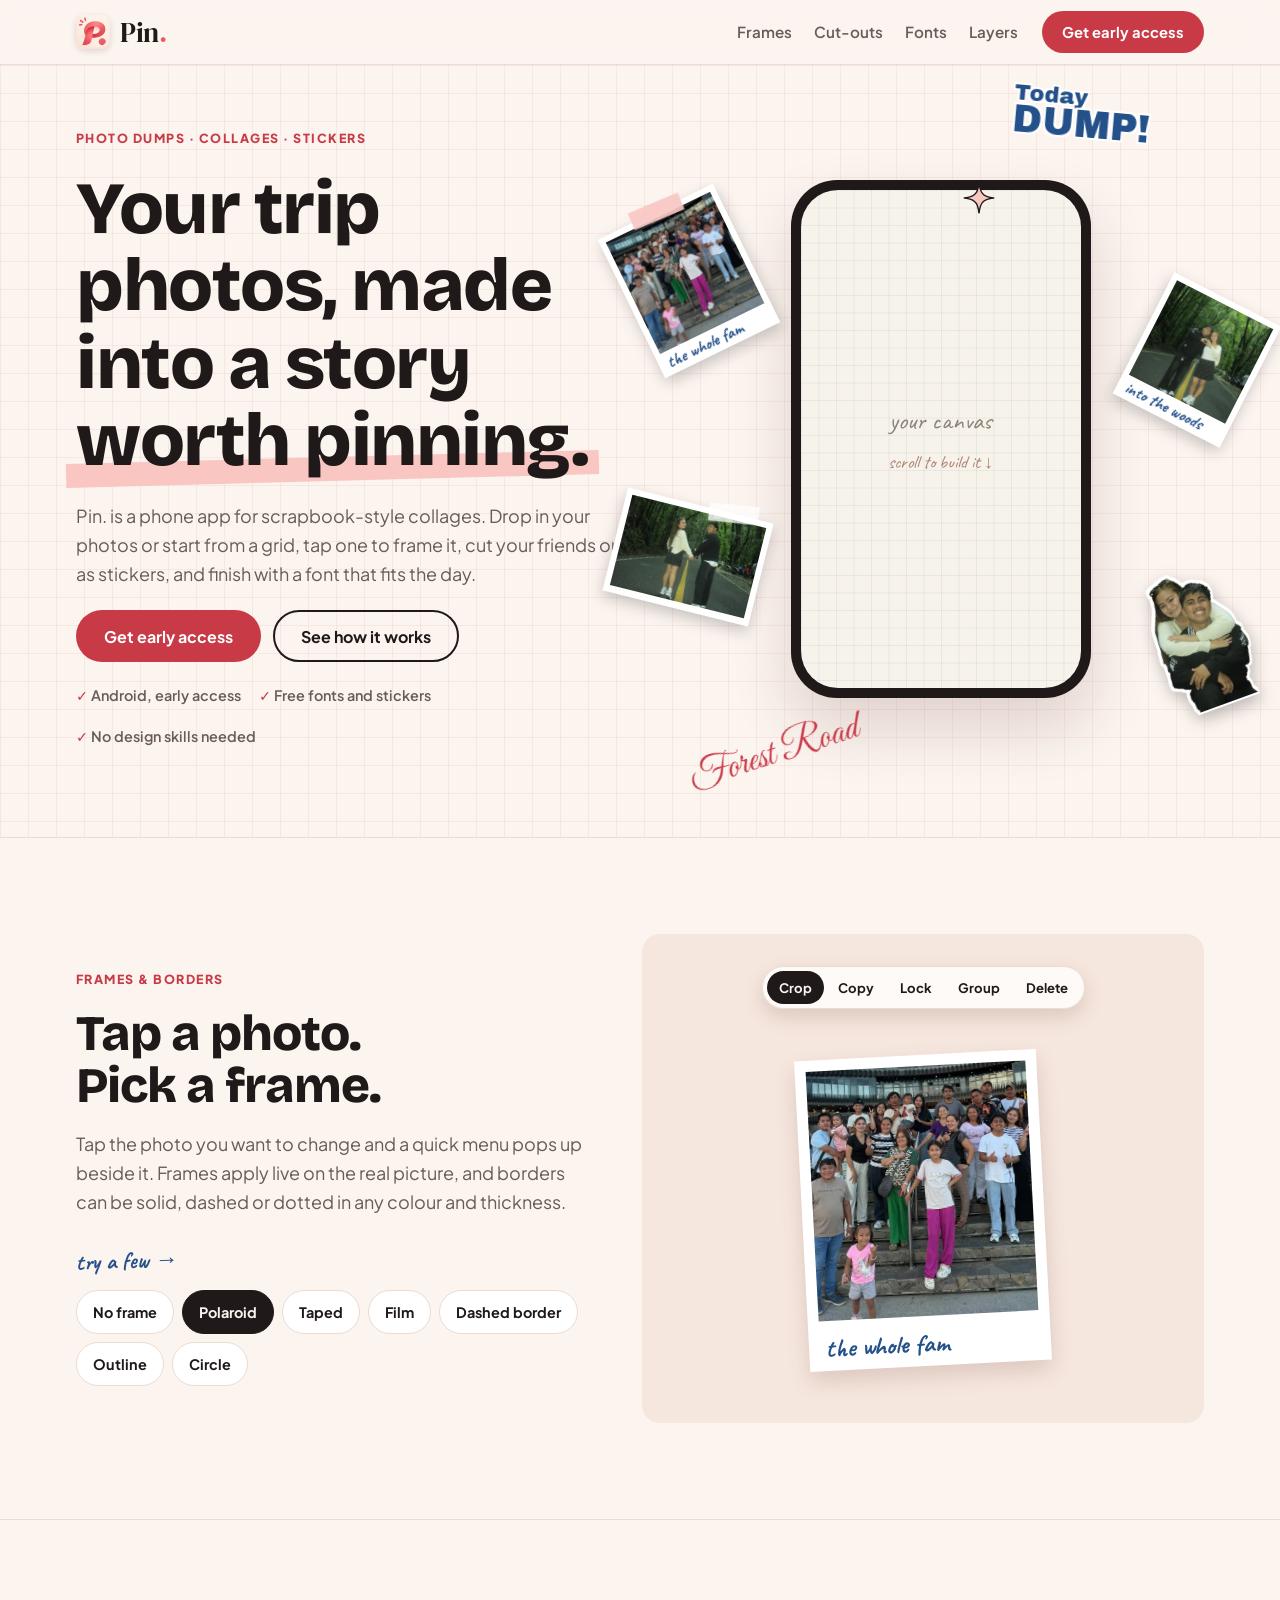
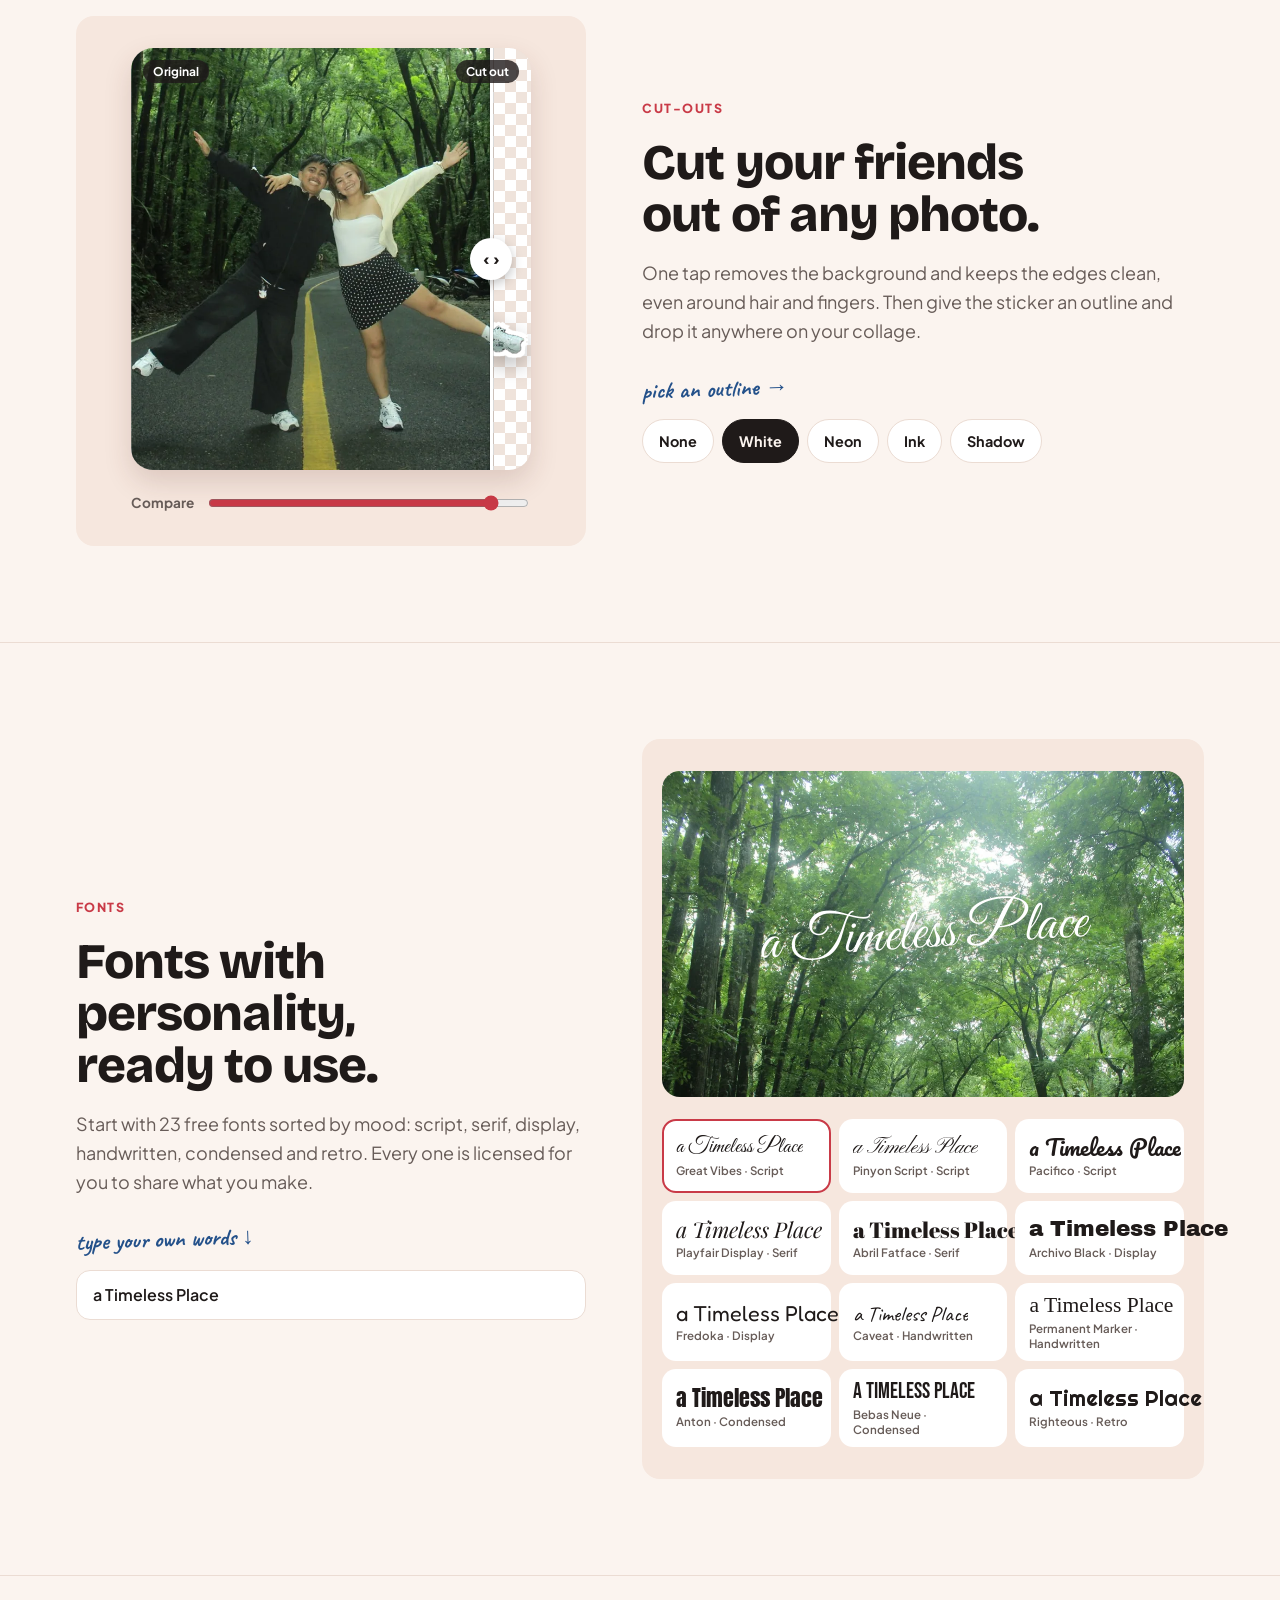
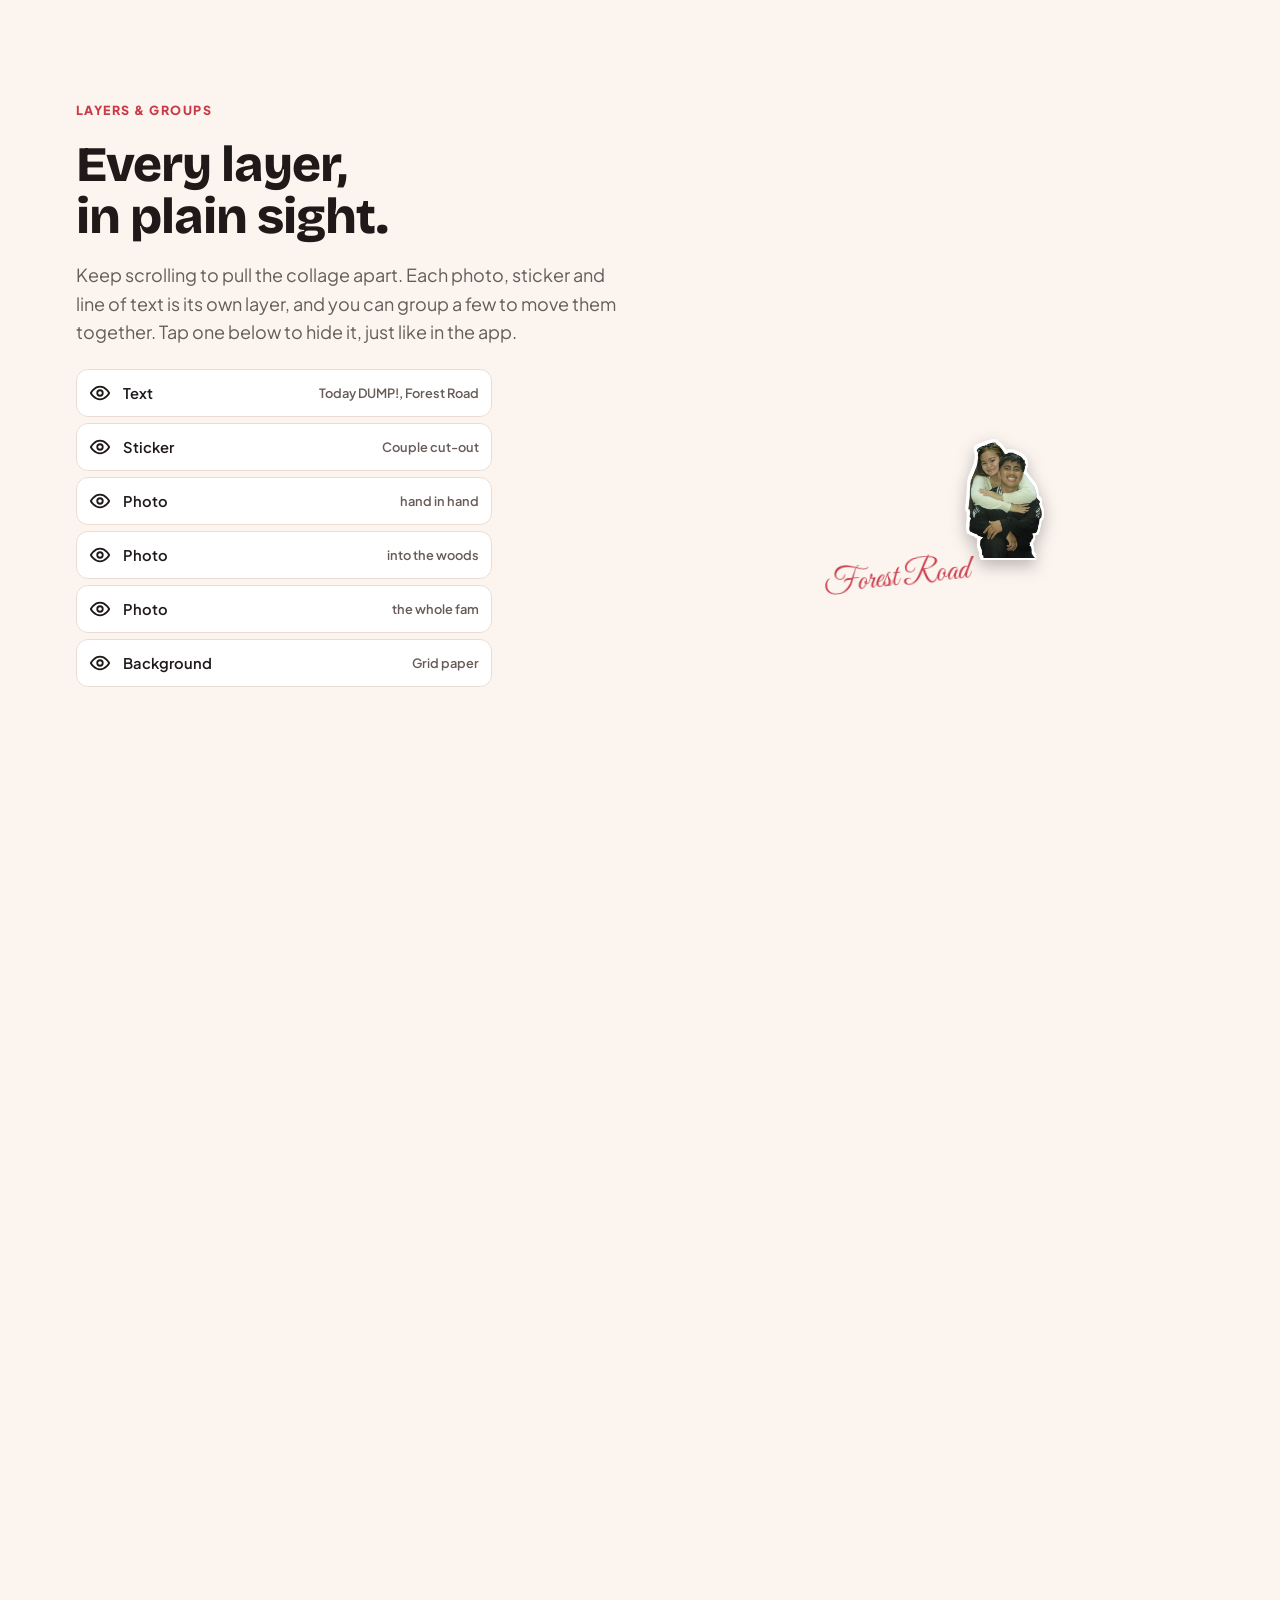
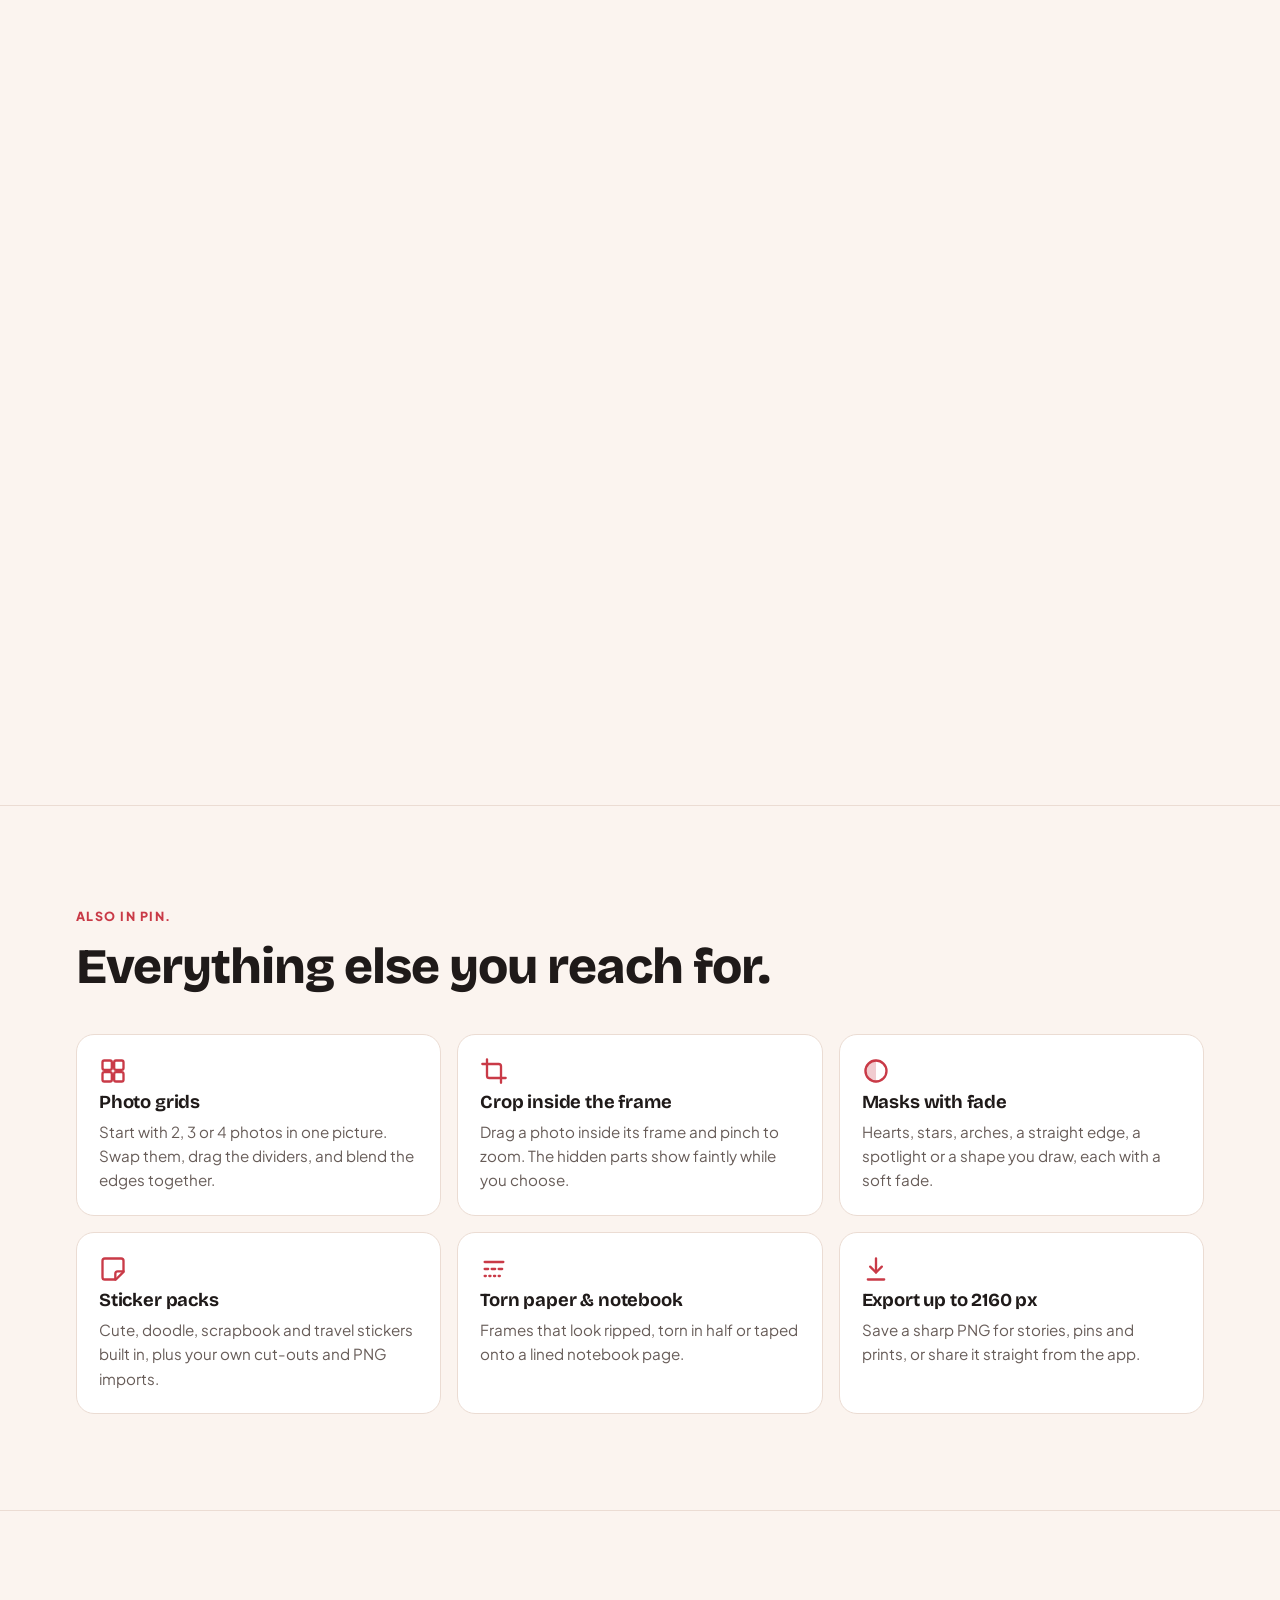
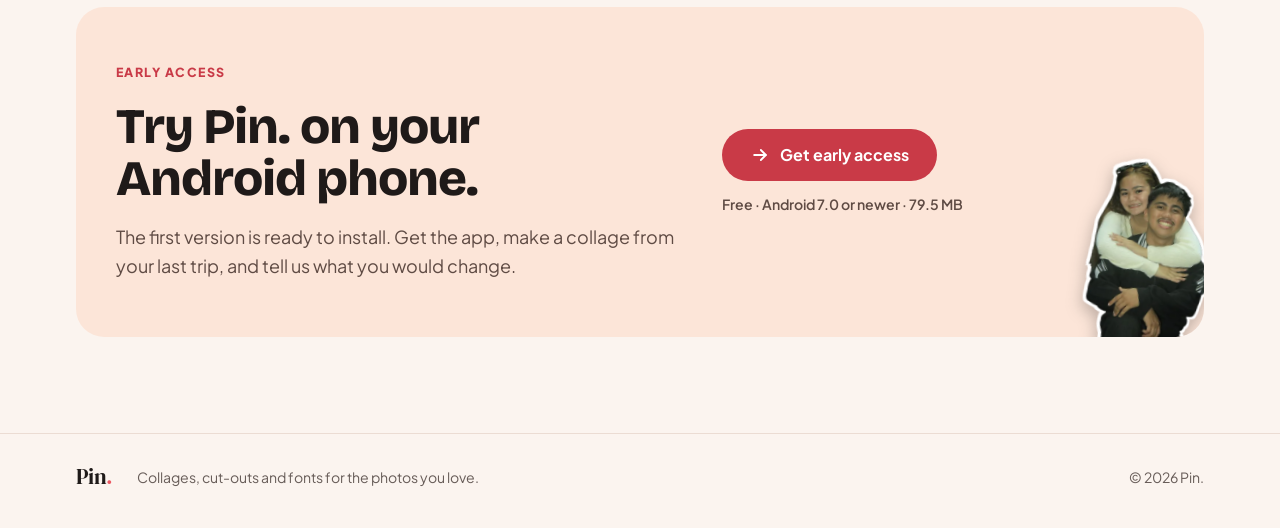
<file: index.html>
<!doctype html>
<html lang="en">
<head>
<meta charset="utf-8">
<meta name="viewport" content="width=device-width, initial-scale=1, viewport-fit=cover">
<title>Pin. · Collage, cut-out &amp; font editor</title>
<meta name="description" content="Pin. turns your trip photos into scrapbook collages and photo grids: frames, cut-out stickers, dashed borders, real fonts and layers, all on your phone.">
<meta name="theme-color" content="#FBF4EF" media="(prefers-color-scheme: light)">
<meta name="theme-color" content="#171312" media="(prefers-color-scheme: dark)">
<link rel="icon" href="favicon.ico" sizes="any">
<link rel="icon" type="image/png" sizes="32x32" href="assets/img/favicon-32.png">
<link rel="apple-touch-icon" href="assets/img/apple-touch-icon.png">
<link rel="manifest" href="site.webmanifest">
<meta property="og:type" content="website">
<meta property="og:site_name" content="Pin.">
<meta property="og:title" content="Pin. · Your photos, made into a story worth pinning">
<meta property="og:description" content="Collages, photo grids, cut-out stickers and fonts on your phone. Try it on Android.">
<meta property="og:image" content="/assets/img/og-image.jpg">
<meta property="og:image:width" content="1200">
<meta property="og:image:height" content="630">
<meta name="twitter:card" content="summary_large_image">
<link rel="preload" href="assets/fonts/bricolage-grotesque.woff2" as="font" type="font/woff2" crossorigin>
<link rel="preload" href="assets/fonts/plus-jakarta-sans.woff2" as="font" type="font/woff2" crossorigin>
<link rel="preconnect" href="https://fonts.googleapis.com">
<link rel="preconnect" href="https://fonts.gstatic.com" crossorigin>
<link rel="stylesheet" href="assets/css/site.css?v=1.0.2">
<script src="assets/js/main.js?v=1.0.1" defer></script>
</head>
<body>
<a class="skip" href="#main">Skip to content</a>

<nav class="nav" aria-label="Main">
  <div class="wrap">
    <a class="brand" href="#top" aria-label="Pin. home">
      <img src="assets/img/icon-256.webp" alt="" width="34" height="34">
      <span class="wordmark">Pin<b>.</b></span>
    </a>
    <div class="nav-links">
      <a href="#frames">Frames</a>
      <a href="#cutouts">Cut-outs</a>
      <a href="#fonts">Fonts</a>
      <a href="#layers">Layers</a>
    </div>
    <a class="btn btn-primary" href="download.html">Get early access</a>
  </div>
</nav>

<header class="hero" id="top">
  <div class="wrap hero-grid">
    <div class="hero-copy">
      <span class="eyebrow">Photo dumps · collages · stickers</span>
      <h1>Your trip photos, made into a story <em>worth pinning.</em></h1>
      <p class="lede">Pin. is a phone app for scrapbook-style collages. Drop in your photos or start from a grid, tap one to frame it, cut your friends out as stickers, and finish with a font that fits the day.</p>
      <div class="hero-cta">
        <a class="btn btn-primary" href="download.html">Get early access</a>
        <a class="btn btn-ghost" href="#frames">See how it works</a>
      </div>
      <div class="hero-note"><span>Android, early access</span><span>Free fonts and stickers</span><span>No design skills needed</span></div>
    </div>

    <div class="phone-zone">
      <div class="phone" role="img" aria-label="Pin. on a phone, showing a trip collage with polaroid photos, a cut-out sticker of a couple and hand-lettered titles">
        <div class="screen"><span class="screen-hint">your canvas<small>scroll to build it ↓</small></span></div>
        <div class="pieces" aria-hidden="true">
          <div class="piece pol" style="left:14px; top:44px; width:128px; --dx:-190px; --dy:-30px; --r0:-20deg; --r1:-6deg;">
            <img src="assets/img/band.webp" alt="" width="116" height="124" style="height:124px" decoding="async" fetchpriority="high">
            <span class="tape" style="width:54px; left:38px; top:-9px; transform:rotate(3deg)"></span>
            <span class="cap">the whole fam</span>
          </div>
          <div class="piece pol" style="left:146px; top:152px; width:120px; --dx:190px; --dy:-50px; --r0:22deg; --r1:5deg;">
            <img src="assets/img/temple.webp" alt="" width="108" height="106" style="height:106px" decoding="async">
            <span class="cap">into the woods</span>
          </div>
          <div class="piece pol" style="left:12px; top:244px; width:150px; padding-bottom:7px; --dx:-200px; --dy:70px; --r0:16deg; --r1:-2deg;">
            <img src="assets/img/river.webp" alt="" width="138" height="93" style="height:93px" decoding="async">
            <span class="tape" style="width:50px; right:16px; top:-9px; transform:rotate(-8deg); background:rgba(255,255,255,.75)"></span>
          </div>
          <div class="piece" style="left:176px; top:290px; width:88px; --dx:180px; --dy:90px; --r0:-20deg; --r1:0deg;">
            <img class="stk" src="assets/img/sticker.webp" alt="" width="88" height="138" style="width:88px; height:auto; display:block" decoding="async">
          </div>
          <div class="piece dump-title" style="left:142px; top:18px; --dx:70px; --dy:-120px; --r0:10deg; --r1:-5deg;">
            <div style="font-size:22px">Today</div><div style="font-size:38px">DUMP!</div>
          </div>
          <div class="piece script" style="left:16px; top:436px; font-size:38px; --dx:-130px; --dy:110px; --r0:-12deg; --r1:-6deg;">Forest Road</div>
          <svg class="piece" width="36" height="36" viewBox="0 0 40 40" style="left:120px; top:150px; --dx:40px; --dy:-160px; --r0:90deg; --r1:0deg;"><path d="M20 3C21 15 25 19 37 20C25 21 21 25 20 37C19 25 15 21 3 20C15 19 19 15 20 3Z" fill="#F9C6C2" stroke="#1F1A19" stroke-width="1.5"/></svg>
        </div>
      </div>
    </div>
  </div>
</header>

<main id="main">
  <section class="feature" id="frames" aria-labelledby="frames-h">
    <div class="wrap feature-grid">
      <div class="feature-copy">
        <span class="eyebrow">Frames &amp; borders</span>
        <h2 id="frames-h">Tap a photo. Pick a frame.</h2>
        <p class="lede">Tap the photo you want to change and a quick menu pops up beside it. Frames apply live on the real picture, and borders can be solid, dashed or dotted in any colour and thickness.</p>
        <span class="try">try a few →</span>
        <div class="chips" role="group" aria-label="Frame style" id="frame-chips"></div>
      </div>
      <div class="demo">
        <div class="frame-hud" aria-hidden="true"><span>Crop</span><span>Copy</span><span>Lock</span><span>Group</span><span>Delete</span></div>
        <div class="frame-stage">
          <div class="fr" id="frame-demo" data-f="polaroid">
            <span class="holes t"></span>
            <img src="assets/img/band.webp" alt="Family group photo in the selected frame" width="220" height="250" loading="lazy" decoding="async">
            <span class="holes b"></span>
            <span class="tape"></span>
            <span class="dash"></span>
            <span class="cap">the whole fam</span>
          </div>
        </div>
      </div>
    </div>
  </section>

  <section class="feature" id="cutouts" aria-labelledby="cut-h">
    <div class="wrap feature-grid flip">
      <div class="demo">
        <div class="compare" id="compare">
          <div class="after"><img src="assets/img/cut-after.webp" alt="The couple cut out, with the forest removed" width="350" height="370" loading="lazy" decoding="async"></div>
          <div class="before"><img src="assets/img/cut-before.webp" alt="The original photo of the couple on a forest road" width="350" height="370" loading="lazy" decoding="async"></div>
          <div class="handle" aria-hidden="true"></div>
          <span class="tag l">Original</span><span class="tag r">Cut out</span>
        </div>
        <div class="slider-row">
          <label for="cut-range">Compare</label>
          <input type="range" id="cut-range" min="0" max="100" value="50">
        </div>
      </div>
      <div class="feature-copy">
        <span class="eyebrow">Cut-outs</span>
        <h2 id="cut-h">Cut your friends out of any photo.</h2>
        <p class="lede">One tap removes the background and keeps the edges clean, even around hair and fingers. Then give the sticker an outline and drop it anywhere on your collage.</p>
        <span class="try">pick an outline →</span>
        <div class="chips" role="group" aria-label="Sticker outline" id="outline-chips"></div>
      </div>
    </div>
  </section>

  <section class="feature" id="fonts" aria-labelledby="fonts-h">
    <div class="wrap feature-grid">
      <div class="feature-copy">
        <span class="eyebrow">Fonts</span>
        <h2 id="fonts-h">Fonts with personality, ready to use.</h2>
        <p class="lede">Start with 23 free fonts sorted by mood: script, serif, display, handwritten, condensed and retro. Every one is licensed for you to share what you make.</p>
        <label class="try" for="font-text">type your own words ↓</label>
        <input class="font-input" id="font-text" type="text" value="a Timeless Place" maxlength="40" autocomplete="off">
      </div>
      <div class="demo">
        <div class="font-preview">
          <img src="assets/img/forest.webp" alt="" width="536" height="335" loading="lazy" decoding="async">
          <span class="txt" id="font-out" style="font-family:'Great Vibes', cursive">a Timeless Place</span>
        </div>
        <div class="font-grid" id="font-grid" role="group" aria-label="Font"></div>
      </div>
    </div>
  </section>

  <section class="layers" id="layers" aria-labelledby="layers-h">
    <div class="layers-sticky">
      <div class="wrap layers-grid">
        <div class="feature-copy">
          <span class="eyebrow">Layers &amp; groups</span>
          <h2 id="layers-h">Every layer, in plain sight.</h2>
          <p class="lede">Keep scrolling to pull the collage apart. Each photo, sticker and line of text is its own layer, and you can group a few to move them together. Tap one below to hide it, just like in the app.</p>
          <ul class="layer-list" id="layer-list"></ul>
        </div>
        <div class="stack-zone">
          <div class="stack" id="stack" role="img" aria-label="The collage separated into its layers: background, three photos, a sticker and text">
            <div class="plane" style="--i:0"><div class="plane-bg"></div></div>
            <div class="plane" style="--i:1">
              <div class="pol" style="position:absolute; left:12px; top:36px; width:110px; transform:rotate(-6deg)"><img src="assets/img/band.webp" alt="" width="98" height="104" style="height:104px" loading="lazy" decoding="async"><span class="cap" style="font-size:15px">the whole fam</span></div>
            </div>
            <div class="plane" style="--i:2">
              <div class="pol" style="position:absolute; left:124px; top:128px; width:102px; transform:rotate(5deg)"><img src="assets/img/temple.webp" alt="" width="90" height="90" style="height:90px" loading="lazy" decoding="async"><span class="cap" style="font-size:15px">into the woods</span></div>
            </div>
            <div class="plane" style="--i:3">
              <div class="pol" style="position:absolute; left:10px; top:206px; width:128px; padding-bottom:6px; transform:rotate(-2deg)"><img src="assets/img/river.webp" alt="" width="116" height="78" style="height:78px" loading="lazy" decoding="async"></div>
            </div>
            <div class="plane" style="--i:4">
              <img class="stk" src="assets/img/sticker.webp" alt="" width="74" height="116" style="position:absolute; left:156px; top:262px; width:74px; height:auto" loading="lazy" decoding="async">
            </div>
            <div class="plane" style="--i:5">
              <div class="dump-title" style="position:absolute; left:122px; top:12px; transform:rotate(-5deg)"><div style="font-size:19px">Today</div><div style="font-size:32px">DUMP!</div></div>
              <div class="script" style="position:absolute; left:12px; top:382px; font-size:32px; transform:rotate(-6deg)">Forest Road</div>
            </div>
          </div>
        </div>
      </div>
    </div>
  </section>

  <section class="feature" id="toolbox" aria-labelledby="toolbox-h">
    <div class="wrap">
      <span class="eyebrow">Also in Pin.</span>
      <h2 id="toolbox-h" style="margin-top:14px">Everything else you reach for.</h2>
      <div class="toolbox">
        <div class="tool">
          <svg viewBox="0 0 24 24" fill="none" stroke="currentColor" stroke-width="2" stroke-linecap="round" stroke-linejoin="round" aria-hidden="true"><rect x="3" y="3" width="8" height="8" rx="1.5"/><rect x="13" y="3" width="8" height="8" rx="1.5"/><rect x="3" y="13" width="8" height="8" rx="1.5"/><rect x="13" y="13" width="8" height="8" rx="1.5"/></svg>
          <h3>Photo grids</h3>
          <p>Start with 2, 3 or 4 photos in one picture. Swap them, drag the dividers, and blend the edges together.</p>
        </div>
        <div class="tool">
          <svg viewBox="0 0 24 24" fill="none" stroke="currentColor" stroke-width="2" stroke-linecap="round" stroke-linejoin="round" aria-hidden="true"><path d="M6 2v14a2 2 0 0 0 2 2h14"/><path d="M18 22V8a2 2 0 0 0-2-2H2"/></svg>
          <h3>Crop inside the frame</h3>
          <p>Drag a photo inside its frame and pinch to zoom. The hidden parts show faintly while you choose.</p>
        </div>
        <div class="tool">
          <svg viewBox="0 0 24 24" fill="none" stroke="currentColor" stroke-width="2" stroke-linecap="round" stroke-linejoin="round" aria-hidden="true"><circle cx="12" cy="12" r="9"/><path d="M12 3a9 9 0 0 0 0 18" fill="currentColor" opacity=".25"/></svg>
          <h3>Masks with fade</h3>
          <p>Hearts, stars, arches, a straight edge, a spotlight or a shape you draw, each with a soft fade.</p>
        </div>
        <div class="tool">
          <svg viewBox="0 0 24 24" fill="none" stroke="currentColor" stroke-width="2" stroke-linecap="round" stroke-linejoin="round" aria-hidden="true"><path d="M15.5 3H5a2 2 0 0 0-2 2v14a2 2 0 0 0 2 2h9.5L21 14.5V5a2 2 0 0 0-2-2z"/><path d="M14 21v-5a2 2 0 0 1 2-2h5"/></svg>
          <h3>Sticker packs</h3>
          <p>Cute, doodle, scrapbook and travel stickers built in, plus your own cut-outs and PNG imports.</p>
        </div>
        <div class="tool">
          <svg viewBox="0 0 24 24" fill="none" stroke="currentColor" stroke-width="2" stroke-linecap="round" stroke-linejoin="round" aria-hidden="true"><path d="M4 6h16"/><path d="M4 12h16" stroke-dasharray="3 3"/><path d="M4 18h16" stroke-dasharray="1 3"/></svg>
          <h3>Torn paper &amp; notebook</h3>
          <p>Frames that look ripped, torn in half or taped onto a lined notebook page.</p>
        </div>
        <div class="tool">
          <svg viewBox="0 0 24 24" fill="none" stroke="currentColor" stroke-width="2" stroke-linecap="round" stroke-linejoin="round" aria-hidden="true"><path d="M12 3v12"/><path d="m7 10 5 5 5-5"/><path d="M5 21h14"/></svg>
          <h3>Export up to 2160 px</h3>
          <p>Save a sharp PNG for stories, pins and prints, or share it straight from the app.</p>
        </div>
      </div>
    </div>
  </section>

  <section class="join" id="join" aria-labelledby="join-h">
    <div class="wrap">
      <div class="join-card">
        <div class="feature-copy">
          <span class="eyebrow">Early access</span>
          <h2 id="join-h">Try Pin. on your Android phone.</h2>
          <p class="lede">The first version is ready to install. Get the app, make a collage from your last trip, and tell us what you would change.</p>
        </div>
        <div class="join-actions">
          <a class="btn btn-primary" href="download.html">
            <svg viewBox="0 0 24 24" fill="none" stroke="currentColor" stroke-width="2.2" stroke-linecap="round" stroke-linejoin="round" aria-hidden="true"><path d="M5 12h14"/><path d="m13 6 6 6-6 6"/></svg>
            Get early access
          </a>
          <span class="join-meta">Free · Android 7.0 or newer · 79.5 MB</span>
        </div>
        <img class="join-sticker stk" src="assets/img/sticker.webp" alt="" width="120" height="188" loading="lazy" decoding="async">
      </div>
    </div>
  </section>
</main>

<footer>
  <div class="wrap">
    <span class="wordmark">Pin<b>.</b></span>
    <span>Collages, cut-outs and fonts for the photos you love.</span>
    <span class="end">© 2026 Pin.</span>
  </div>
</footer>
</body>
</html>
</file>
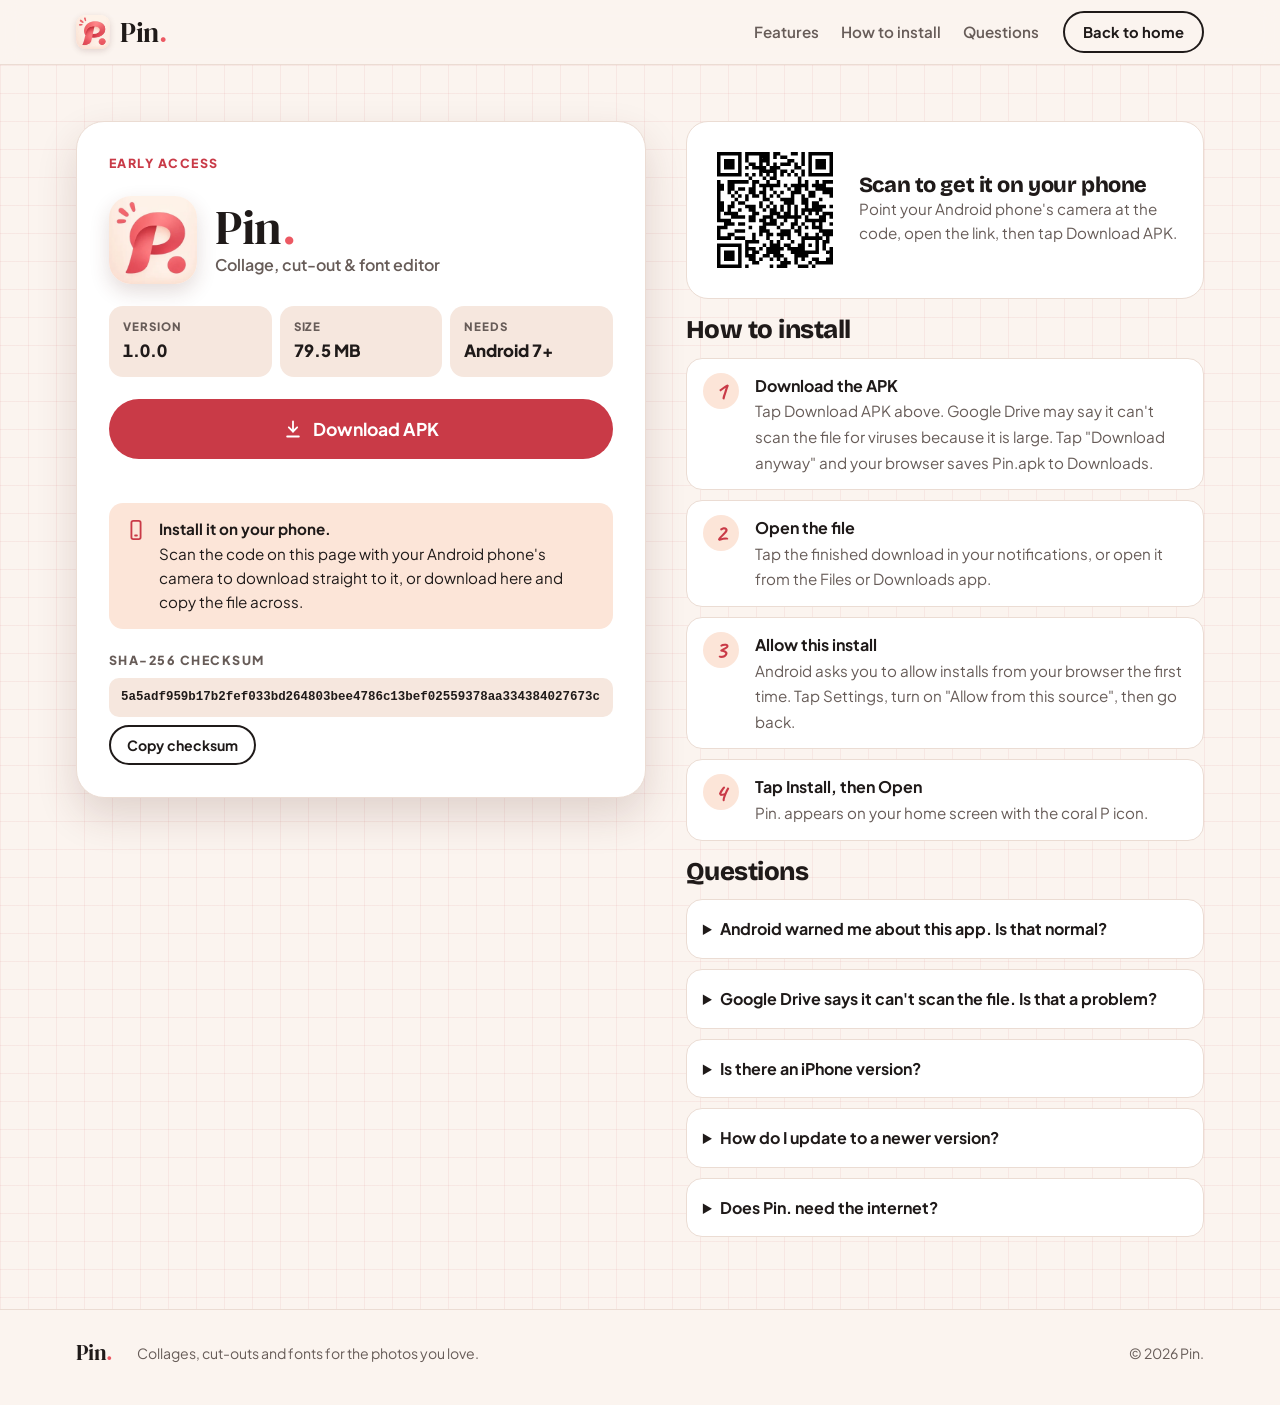
<file: download.html>
<!doctype html>
<html lang="en">
<head>
<meta charset="utf-8">
<meta name="viewport" content="width=device-width, initial-scale=1, viewport-fit=cover">
<title>Download Pin. for Android</title>
<meta name="description" content="Download the Pin. app for Android (APK, version 1.0.0, 79.5 MB). Collages, photo grids, cut-out stickers and fonts on your phone.">
<meta name="theme-color" content="#FBF4EF" media="(prefers-color-scheme: light)">
<meta name="theme-color" content="#171312" media="(prefers-color-scheme: dark)">
<link rel="icon" href="favicon.ico" sizes="any">
<link rel="icon" type="image/png" sizes="32x32" href="assets/img/favicon-32.png">
<link rel="apple-touch-icon" href="assets/img/apple-touch-icon.png">
<link rel="manifest" href="site.webmanifest">
<meta property="og:type" content="website">
<meta property="og:site_name" content="Pin.">
<meta property="og:title" content="Download Pin. for Android">
<meta property="og:description" content="Early access: collages, photo grids, cut-out stickers and fonts on your phone.">
<meta property="og:image" content="/assets/img/og-image.jpg">
<meta property="og:image:width" content="1200">
<meta property="og:image:height" content="630">
<meta name="twitter:card" content="summary_large_image">
<link rel="preload" href="assets/fonts/plus-jakarta-sans.woff2" as="font" type="font/woff2" crossorigin>
<link rel="preload" href="assets/fonts/dm-serif-display.woff2" as="font" type="font/woff2" crossorigin>
<link rel="stylesheet" href="assets/css/site.css?v=1.0.2">
<script src="assets/js/vendor/qrcode.js?v=1.4.4" defer></script>
<script src="assets/js/download.js?v=1.0.1" defer></script>
</head>
<body>
<a class="skip" href="#main">Skip to content</a>

<nav class="nav" aria-label="Main">
  <div class="wrap">
    <a class="brand" href="./" aria-label="Pin. home">
      <img src="assets/img/icon-256.webp" alt="" width="34" height="34">
      <span class="wordmark">Pin<b>.</b></span>
    </a>
    <div class="nav-links">
      <a href="./#frames">Features</a>
      <a href="#install">How to install</a>
      <a href="#questions">Questions</a>
    </div>
    <a class="btn btn-ghost" href="./">Back to home</a>
  </div>
</nav>

<main id="main" class="dl-hero">
  <div class="wrap dl-grid">
    <section class="dl-card" aria-labelledby="app-name">
      <span class="eyebrow">Early access</span>
      <div class="dl-app">
        <img src="assets/img/icon-256.webp" alt="Pin. app icon" width="88" height="88">
        <div>
          <h1 id="app-name">Pin<b>.</b></h1>
          <p>Collage, cut-out &amp; font editor</p>
        </div>
      </div>

      <dl class="facts">
        <div><dt>Version</dt><dd>1.0.0</dd></div>
        <div><dt>Size</dt><dd>79.5 MB</dd></div>
        <div><dt>Needs</dt><dd>Android 7+</dd></div>
      </dl>

      <a class="btn btn-primary dl-btn" id="dl" href="https://drive.google.com/uc?export=download&id=123f0MXMBN1XGG9bjSLWNSXYUzd6Q_5F5" rel="noopener">
        <svg viewBox="0 0 24 24" fill="none" stroke="currentColor" stroke-width="2.2" stroke-linecap="round" stroke-linejoin="round" aria-hidden="true"><path d="M12 3v12"/><path d="m7 10 5 5 5-5"/><path d="M5 21h14"/></svg>
        Download APK
      </a>
      <p class="status" id="dl-status" role="status" aria-live="polite"></p>

      <div class="notice" id="notice-ios" hidden>
        <svg viewBox="0 0 24 24" fill="none" stroke="currentColor" stroke-width="2" stroke-linecap="round" stroke-linejoin="round" aria-hidden="true"><circle cx="12" cy="12" r="9"/><path d="M12 8v5"/><path d="M12 16h.01"/></svg>
        <div><strong>Pin. is Android-only for now.</strong>This file will not open on an iPhone or iPad. Send this page to an Android phone, or check back for the iPhone version.</div>
      </div>
      <div class="notice" id="notice-desktop" hidden>
        <svg viewBox="0 0 24 24" fill="none" stroke="currentColor" stroke-width="2" stroke-linecap="round" stroke-linejoin="round" aria-hidden="true"><rect x="7" y="2" width="10" height="20" rx="2"/><path d="M11 18h2"/></svg>
        <div><strong>Install it on your phone.</strong>Scan the code on this page with your Android phone's camera to download straight to it, or download here and copy the file across.</div>
      </div>

      <div class="checksum">
        <span class="eyebrow" style="color:var(--muted)">SHA-256 checksum</span>
        <code id="sha">5a5adf959b17b2fef033bd264803bee4786c13bef02559378aa334384027673c</code>
        <div class="copy-row">
          <button class="btn btn-ghost btn-small" type="button" id="copy-sha">Copy checksum</button>
          <span class="status" id="copy-status" role="status" aria-live="polite"></span>
        </div>
      </div>
    </section>

    <div class="dl-side">
      <div class="qr-card" id="qr-card" hidden>
        <div class="qr" id="qr" role="img" aria-label="QR code that opens this download page"></div>
        <div>
          <h2 style="font-size:1.35rem">Scan to get it on your phone</h2>
          <p>Point your Android phone's camera at the code, open the link, then tap Download APK.</p>
        </div>
      </div>

      <section aria-labelledby="install">
        <h2 id="install" style="font-size:1.6rem; margin-bottom:14px">How to install</h2>
        <ol class="steps-list">
          <li><div><strong>Download the APK</strong><span>Tap Download APK above. Google Drive may say it can't scan the file for viruses because it is large. Tap "Download anyway" and your browser saves Pin.apk to Downloads.</span></div></li>
          <li><div><strong>Open the file</strong><span>Tap the finished download in your notifications, or open it from the Files or Downloads app.</span></div></li>
          <li><div><strong>Allow this install</strong><span>Android asks you to allow installs from your browser the first time. Tap Settings, turn on "Allow from this source", then go back.</span></div></li>
          <li><div><strong>Tap Install, then Open</strong><span>Pin. appears on your home screen with the coral P icon.</span></div></li>
        </ol>
      </section>

      <section aria-labelledby="questions" style="display:flex; flex-direction:column; gap:10px">
        <h2 id="questions" style="font-size:1.6rem; margin-bottom:4px">Questions</h2>
        <details class="faq">
          <summary>Android warned me about this app. Is that normal?</summary>
          <p>Yes. Pin. is not on the Google Play Store yet, so Google Play Protect may ask you to scan it or show a warning. Choose "More details", then "Install anyway". You can compare the file with the SHA-256 checksum on this page to make sure it has not been changed.</p>
        </details>
        <details class="faq">
          <summary>Google Drive says it can't scan the file. Is that a problem?</summary>
          <p>No. Google Drive shows that message for every file over 25 MB, because it only virus-scans smaller files. Tap "Download anyway" to continue.</p>
        </details>
        <details class="faq">
          <summary>Is there an iPhone version?</summary>
          <p>Not yet. This early version is for Android phones running Android 7.0 or newer.</p>
        </details>
        <details class="faq">
          <summary>How do I update to a newer version?</summary>
          <p>Download the newest APK from this page and open it. If Android says the app cannot be updated, uninstall Pin. first, then install the new file.</p>
        </details>
        <details class="faq">
          <summary>Does Pin. need the internet?</summary>
          <p>Only for downloading fonts and for one-tap background removal. Everything else works offline.</p>
        </details>
      </section>
    </div>
  </div>
</main>

<footer>
  <div class="wrap">
    <span class="wordmark">Pin<b>.</b></span>
    <span>Collages, cut-outs and fonts for the photos you love.</span>
    <span class="end">© 2026 Pin.</span>
  </div>
</footer>
</body>
</html>
</file>
<file: assets/css/site.css>
/* Pin. website styles (shared by the home page and the download page).
   Layout: a scrapbook on grid paper. Copy on one side, a working phone or
   hands-on demo on the other. Colours come from the app icon: peach paper
   and a coral "P". */

/* ---------- self-hosted fonts (OFL licence, from Fontsource) ---------- */
@font-face { font-family: 'Bricolage Grotesque'; src: url('../fonts/bricolage-grotesque.woff2') format('woff2'); font-weight: 200 800; font-display: swap; }
@font-face { font-family: 'Plus Jakarta Sans'; src: url('../fonts/plus-jakarta-sans.woff2') format('woff2'); font-weight: 200 800; font-display: swap; }
@font-face { font-family: 'Caveat'; src: url('../fonts/caveat.woff2') format('woff2'); font-weight: 400 700; font-display: swap; }
@font-face { font-family: 'DM Serif Display'; src: url('../fonts/dm-serif-display.woff2') format('woff2'); font-weight: 400; font-display: swap; }
@font-face { font-family: 'Archivo Black'; src: url('../fonts/archivo-black.woff2') format('woff2'); font-weight: 400; font-display: swap; }
@font-face { font-family: 'Great Vibes'; src: url('../fonts/great-vibes.woff2') format('woff2'); font-weight: 400; font-display: swap; }

:root {
  --paper: #FBF4EF;
  --sheet: #FFFFFF;
  --stage: #F6E7DE;
  --peach: #FCE5D8;
  --ink: #1F1A19;
  --muted: #675C58;
  --line: #EBDCD3;
  --accent: #C93A47;
  --on-accent: #FFFFFF;
  --coral: #EC5963;
  --highlight: #F9C6C2;
  --navy: #24518A;
  --grid: rgba(201, 58, 71, 0.07);
  --check-a: #FFFFFF;
  --check-b: #EFE3DB;
  --device: #1F1A19;
  --polaroid: #FFFFFF;
  --film: #1F1A19;
  --caption: #24518A;
  --shadow: rgba(90, 40, 30, 0.16);
  --card: #FCE5D8;
  --card-fg: #1F1A19;
  --card-muted: #5F4B44;
  --success: #2E7D4F;

  --display: 'Bricolage Grotesque', 'Plus Jakarta Sans', system-ui, sans-serif;
  --body: 'Plus Jakarta Sans', system-ui, -apple-system, 'Segoe UI', Roboto, sans-serif;
  --hand: 'Caveat', 'Segoe Print', 'Bradley Hand', cursive;
  --logo: 'DM Serif Display', Georgia, serif;

  --nav-h: 64px;
  --radius: 18px;
  color-scheme: light;
}
@media (prefers-color-scheme: dark) {
  :root:not([data-theme="light"]) {
    --paper: #171312;
    --sheet: #231C1A;
    --stage: #2C2321;
    --peach: #3A2925;
    --ink: #F5EEEA;
    --muted: #BBADA7;
    --line: #3D312E;
    --accent: #FF7A80;
    --on-accent: #1F1A19;
    --coral: #FF7A80;
    --highlight: rgba(255, 122, 128, 0.32);
    --navy: #9DBBE8;
    --grid: rgba(255, 122, 128, 0.06);
    --check-a: #2E2624;
    --check-b: #241D1B;
    --device: #0B0908;
    --polaroid: #FBF8F3;
    --film: #0B0908;
    --caption: #24518A;
    --shadow: rgba(0, 0, 0, 0.45);
    --card: #2E2220;
    --card-fg: #F5EEEA;
    --card-muted: #CDBAB3;
    --success: #7FD6A0;
    color-scheme: dark;
  }
}
:root[data-theme="dark"] {
  --paper: #171312;
  --sheet: #231C1A;
  --stage: #2C2321;
  --peach: #3A2925;
  --ink: #F5EEEA;
  --muted: #BBADA7;
  --line: #3D312E;
  --accent: #FF7A80;
  --on-accent: #1F1A19;
  --coral: #FF7A80;
  --highlight: rgba(255, 122, 128, 0.32);
  --navy: #9DBBE8;
  --grid: rgba(255, 122, 128, 0.06);
  --check-a: #2E2624;
  --check-b: #241D1B;
  --device: #0B0908;
  --polaroid: #FBF8F3;
  --film: #0B0908;
  --caption: #24518A;
  --shadow: rgba(0, 0, 0, 0.45);
  --card: #2E2220;
  --card-fg: #F5EEEA;
  --card-muted: #CDBAB3;
  --success: #7FD6A0;
  color-scheme: dark;
}

* { box-sizing: border-box; }
html { scroll-behavior: smooth; -webkit-text-size-adjust: 100%; }
body {
  margin: 0;
  background: var(--paper);
  color: var(--ink);
  font-family: var(--body);
  font-size: 16px;
  line-height: 1.6;
  overflow-x: clip;
}
body::before {
  content: "";
  position: fixed;
  inset: 0 0 auto;
  height: env(safe-area-inset-top, 0px);
  z-index: 30;
  background: var(--paper);
}
img { max-width: 100%; }
[hidden] { display: none !important; }
.wrap {
  max-width: 1160px;
  margin: 0 auto;
  padding-left: max(16px, env(safe-area-inset-left, 0px));
  padding-right: max(16px, env(safe-area-inset-right, 0px));
}
h1, h2, h3 { font-family: var(--display); line-height: 1.05; margin: 0; text-wrap: balance; letter-spacing: -0.02em; }
h1 { font-size: clamp(2.5rem, 6.4vw, 4.6rem); font-weight: 800; }
h2 { font-size: clamp(2rem, 4.4vw, 3.1rem); font-weight: 800; }
h3 { font-size: 1.15rem; font-weight: 700; letter-spacing: -0.01em; }
p { margin: 0; }
.lede { font-size: 1.125rem; color: var(--muted); max-width: 34em; }
.eyebrow {
  font-family: var(--body);
  font-size: 0.78rem;
  font-weight: 800;
  letter-spacing: 0.12em;
  text-transform: uppercase;
  color: var(--accent);
}
.hand { font-family: var(--hand); font-weight: 700; color: var(--navy); }
a { color: inherit; }
:focus-visible { outline: 3px solid var(--navy); outline-offset: 3px; border-radius: 6px; }
.skip {
  position: absolute; left: 12px; top: -60px; z-index: 50; padding: 10px 16px; border-radius: 10px;
  background: var(--ink); color: var(--paper); font-weight: 700; text-decoration: none;
}
.skip:focus { top: calc(12px + env(safe-area-inset-top, 0px)); }

.btn {
  display: inline-flex; align-items: center; justify-content: center; gap: 10px;
  min-height: 52px; padding: 0 26px; border-radius: 999px;
  font: 700 1rem var(--body); text-decoration: none; cursor: pointer;
  border: 2px solid transparent; transition: transform .15s ease, filter .15s ease;
}
.btn:hover { filter: brightness(1.06); }
.btn:active { transform: scale(0.97); }
.btn-primary { background: var(--accent); color: var(--on-accent); }
.btn-ghost { background: transparent; color: var(--ink); border-color: var(--ink); }
.btn svg { width: 20px; height: 20px; flex: none; }

/* ---------- nav ---------- */
.nav {
  position: sticky; top: env(safe-area-inset-top, 0px); z-index: 20;
  background: color-mix(in srgb, var(--paper) 88%, transparent);
  backdrop-filter: blur(10px); -webkit-backdrop-filter: blur(10px);
  border-bottom: 1px solid var(--line);
}
.nav .wrap { height: var(--nav-h); display: flex; align-items: center; gap: 24px; }
.brand { display: inline-flex; align-items: center; gap: 10px; text-decoration: none; }
.brand img { width: 34px; height: 34px; border-radius: 9px; box-shadow: 0 2px 6px var(--shadow); }
.wordmark { font-family: var(--logo); font-size: 1.75rem; line-height: 1; letter-spacing: -0.01em; }
.wordmark b { font-weight: 400; color: var(--coral); }
.nav-links { display: flex; gap: 22px; margin-left: auto; font-weight: 600; font-size: 0.95rem; }
.nav-links a { text-decoration: none; color: var(--muted); }
.nav-links a:hover { color: var(--ink); }
.nav .btn { min-height: 42px; padding: 0 18px; font-size: 0.92rem; }
@media (max-width: 760px) { .nav-links { display: none; } .nav .btn { margin-left: auto; } }

/* ---------- hero ---------- */
.hero {
  position: relative;
  background-color: var(--paper);
  background-image:
    linear-gradient(var(--grid) 1px, transparent 1px),
    linear-gradient(90deg, var(--grid) 1px, transparent 1px);
  background-size: 28px 28px;
  overflow-x: clip;
  --p: 0;
  --spread: 1;
}
.hero-grid {
  display: grid; grid-template-columns: minmax(0, 1.05fr) minmax(0, 1fr);
  gap: 48px; align-items: center; padding-block: 64px 88px;
}
.hero-copy { display: flex; flex-direction: column; gap: 22px; min-width: 0; }
.hero-copy h1 { position: relative; z-index: 0; }
.hero-copy h1 em { font-style: normal; position: relative; white-space: nowrap; }
.hero-copy h1 em::after {
  content: ""; position: absolute; left: -2%; right: -2%; bottom: 0.06em; height: 0.32em;
  background: var(--highlight); z-index: -1; transform: rotate(-1.5deg);
}
.hero-cta { display: flex; flex-wrap: wrap; gap: 12px; }
.hero-note { display: flex; gap: 18px; flex-wrap: wrap; font-size: 0.9rem; color: var(--muted); font-weight: 600; }
.hero-note span::before { content: "✓ "; color: var(--accent); font-weight: 800; }

.phone-zone { position: relative; display: flex; justify-content: center; padding-block: 20px; }
.scroll-hint {
  position: absolute; right: 2%; top: 4px; font-size: 1.5rem; transform: rotate(6deg);
  opacity: calc(1 - var(--p) * 1.4);
}
.phone {
  position: relative; width: 300px; height: 518px; border-radius: 46px;
  background: var(--device); padding: 10px; box-shadow: 0 30px 60px var(--shadow);
  flex: none;
}
.screen {
  position: relative; width: 280px; height: 498px; border-radius: 37px; overflow: hidden;
  background-color: #F7F3EB;
  background-image:
    linear-gradient(rgba(36,81,138,.08) 1px, transparent 1px),
    linear-gradient(90deg, rgba(36,81,138,.08) 1px, transparent 1px);
  background-size: 17.5px 17.5px;
}
.screen-hint {
  position: absolute; inset: 0; display: flex; align-items: center; justify-content: center;
  font-family: var(--hand); font-size: 1.6rem; color: #8C8478; opacity: calc(1 - var(--p) * 1.6);
  flex-direction: column; gap: 6px; text-align: center;
}
.screen-hint small { font-size: 1.15rem; color: #B0867A; }
.pieces { position: absolute; left: 10px; top: 10px; width: 280px; height: 498px; }
.piece {
  position: absolute; will-change: transform;
  transform:
    translate(calc(var(--dx) * var(--spread) * (1 - var(--p))), calc(var(--dy) * var(--spread) * (1 - var(--p))))
    rotate(calc(var(--r1) + var(--r0) * (1 - var(--p))));
}
.pol { background: var(--polaroid); padding: 6px 6px 24px; box-shadow: 0 6px 14px rgba(0,0,0,.2); }
.pol img { display: block; width: 100%; object-fit: cover; }
.pol .cap { position: absolute; left: 9px; bottom: 1px; font-family: var(--hand); font-weight: 700; font-size: 17px; color: var(--caption); line-height: 1.3; }
.tape { position: absolute; height: 18px; background: rgba(249,198,194,.9); }
.stk { filter: drop-shadow(2.5px 0 0 #fff) drop-shadow(-2.5px 0 0 #fff) drop-shadow(0 2.5px 0 #fff) drop-shadow(0 -2.5px 0 #fff) drop-shadow(0 6px 8px rgba(0,0,0,.25)); }
.dump-title { font-family: 'Archivo Black', var(--display); color: #24518A; line-height: .92; text-shadow: 2px 2px 0 #fff, -2px -2px 0 #fff, 2px -2px 0 #fff, -2px 2px 0 #fff; }
.script { font-family: 'Great Vibes', cursive; color: #C93A47; line-height: 1; white-space: nowrap; }

@media (max-width: 880px) {
  .hero-grid { grid-template-columns: minmax(0, 1fr); gap: 28px; padding-block: 40px 64px; }
  .hero { --spread: .55; }
  .scroll-hint { right: auto; left: 0; top: -6px; font-size: 1.3rem; }
}

/* ---------- feature sections ---------- */
.feature { padding-block: 96px; border-top: 1px solid var(--line); }
.feature-grid { display: grid; grid-template-columns: minmax(0, 1fr) minmax(0, 1.1fr); gap: 56px; align-items: center; }
.feature-grid.flip > .demo { order: -1; }
.feature-copy { display: flex; flex-direction: column; gap: 18px; min-width: 0; }
.demo {
  min-width: 0; border-radius: var(--radius); background: var(--stage);
  padding: 32px 20px; display: flex; flex-direction: column; align-items: center; gap: 22px;
  position: relative;
}
@media (max-width: 880px) {
  .feature { padding-block: 64px; }
  .feature-grid, .feature-grid.flip { grid-template-columns: minmax(0, 1fr); gap: 32px; }
  .feature-grid.flip > .demo { order: 0; }
}

.chips { display: flex; flex-wrap: wrap; gap: 8px; }
.chip {
  min-height: 44px; padding: 0 16px; border-radius: 999px; cursor: pointer;
  border: 1.5px solid var(--line); background: var(--sheet); color: var(--ink);
  font: 700 0.9rem var(--body); transition: background-color .15s, color .15s, border-color .15s;
}
.chip[aria-pressed="true"] { background: var(--ink); color: var(--paper); border-color: var(--ink); }
.try { font-family: var(--hand); font-size: 1.45rem; color: var(--navy); font-weight: 700; transform: rotate(-2deg); }

/* frames demo */
.frame-stage { min-height: 360px; display: flex; align-items: center; justify-content: center; width: 100%; }
.fr { position: relative; display: inline-block; transition: padding .35s ease, transform .35s ease, border-radius .35s ease, background-color .35s ease, box-shadow .35s ease; }
.fr img { display: block; width: 220px; height: 250px; max-width: 100%; object-fit: cover; transition: border-radius .35s ease, width .35s ease, height .35s ease; }
.fr .cap, .fr .tape, .fr .holes, .fr .dash { display: none; }
.fr[data-f="none"] { padding: 0; box-shadow: 0 8px 18px var(--shadow); }
.fr[data-f="polaroid"] { padding: 11px 11px 50px; background: var(--polaroid); box-shadow: 0 10px 22px var(--shadow); transform: rotate(-3deg); }
.fr[data-f="polaroid"] .cap { display: block; position: absolute; left: 16px; bottom: 6px; font: 700 26px var(--hand); color: var(--caption); }
.fr[data-f="taped"] { padding: 9px; background: var(--polaroid); box-shadow: 0 10px 22px var(--shadow); transform: rotate(2deg); }
.fr[data-f="taped"] .tape { display: block; width: 90px; height: 26px; left: 50%; top: -13px; margin-left: -45px; transform: rotate(-4deg); }
.fr[data-f="film"] { padding: 30px 12px; background: var(--film); box-shadow: 0 10px 22px var(--shadow); }
.fr[data-f="film"] .holes { display: block; position: absolute; left: 12px; right: 12px; height: 12px; background-image: repeating-linear-gradient(90deg, #F6F2EC 0 12px, transparent 12px 24px); }
.fr[data-f="film"] .holes.t { top: 9px; } .fr[data-f="film"] .holes.b { bottom: 9px; }
.fr[data-f="dashed"] { padding: 12px; box-shadow: none; }
.fr[data-f="dashed"] img { border-radius: 12px; box-shadow: 0 10px 22px var(--shadow); }
.fr[data-f="dashed"] .dash { display: block; position: absolute; inset: 0; border: 3px dashed var(--accent); border-radius: 20px; }
.fr[data-f="outline"] { padding: 8px; background: var(--polaroid); border-radius: 24px; box-shadow: 0 10px 22px var(--shadow); }
.fr[data-f="outline"] img { border-radius: 16px; }
.fr[data-f="circle"] { padding: 8px; background: var(--polaroid); border-radius: 50%; box-shadow: 0 10px 22px var(--shadow); }
.fr[data-f="circle"] img { width: 236px; height: 236px; border-radius: 50%; }
.frame-hud {
  display: flex; gap: 2px; padding: 4px; border-radius: 999px;
  background: color-mix(in srgb, var(--sheet) 80%, transparent); color: var(--ink);
  border: 1px solid var(--line); box-shadow: 0 8px 20px var(--shadow);
  font: 700 0.82rem var(--body); flex-wrap: wrap; justify-content: center;
}
.frame-hud span { padding: 8px 12px; border-radius: 999px; }
.frame-hud span:first-child { background: var(--ink); color: var(--paper); }

/* cutout demo */
.compare {
  position: relative; width: min(100%, 400px); aspect-ratio: 350 / 370; max-width: 100%;
  border-radius: 22px; overflow: hidden; --w: 50%;
  background-color: var(--check-a);
  background-image: repeating-conic-gradient(var(--check-b) 0% 25%, var(--check-a) 0% 50%);
  background-size: 22px 22px;
  box-shadow: 0 12px 28px var(--shadow);
  touch-action: pan-y;
}
.compare img { position: absolute; inset: 0; width: 100%; height: 100%; object-fit: cover; }
.compare .after img { filter: var(--outline-filter, none); transition: filter .3s ease; }
.compare .before { position: absolute; inset: 0; clip-path: inset(0 calc(100% - var(--w)) 0 0); }
.compare .handle { position: absolute; top: 0; bottom: 0; left: var(--w); width: 3px; margin-left: -1.5px; background: #fff; box-shadow: 0 0 0 1px rgba(0,0,0,.15); }
.compare .handle::after {
  content: "‹ ›"; position: absolute; top: 50%; left: 50%; transform: translate(-50%, -50%);
  width: 42px; height: 42px; border-radius: 50%; background: #fff; color: #1F1A19;
  display: flex; align-items: center; justify-content: center; font: 800 16px var(--body); box-shadow: 0 4px 12px rgba(0,0,0,.25);
}
.tag { position: absolute; top: 12px; padding: 4px 10px; border-radius: 999px; background: rgba(31,26,25,.8); color: #fff; font: 700 0.75rem var(--body); }
.tag.l { left: 12px; } .tag.r { right: 12px; }
.slider-row { display: flex; align-items: center; gap: 12px; width: min(100%, 400px); font-size: 0.85rem; font-weight: 700; color: var(--muted); }
.slider-row input { flex: 1; min-width: 0; accent-color: var(--accent); }

/* fonts demo */
.font-preview {
  position: relative; width: 100%; aspect-ratio: 16 / 10; max-width: 100%; border-radius: 18px; overflow: hidden;
  display: flex; align-items: center; justify-content: center; text-align: center; padding: 16px;
}
.font-preview img { position: absolute; inset: 0; width: 100%; height: 100%; object-fit: cover; }
.font-preview .txt {
  position: relative; color: #fff; font-size: clamp(2.2rem, 7vw, 3.6rem); line-height: 1.05;
  text-shadow: 0 3px 16px rgba(0,0,0,.5); transform: rotate(-4deg); overflow-wrap: anywhere; max-width: 100%;
}
.font-input {
  width: 100%; min-height: 50px; border-radius: 14px; border: 1.5px solid var(--line); background: var(--sheet);
  color: var(--ink); font: 600 1rem var(--body); padding: 0 16px;
}
.font-grid { display: grid; grid-template-columns: repeat(3, minmax(0, 1fr)); gap: 8px; width: 100%; }
.font-btn {
  min-height: 74px; border-radius: 14px; border: 2px solid transparent; background: var(--sheet); color: var(--ink);
  cursor: pointer; text-align: left; padding: 8px 12px; display: flex; flex-direction: column; justify-content: center; gap: 2px; min-width: 0;
}
.font-btn .s { font-size: 1.35rem; line-height: 1.2; white-space: nowrap; overflow: hidden; text-overflow: ellipsis; }
.font-btn .n { font: 600 0.72rem var(--body); color: var(--muted); }
.font-btn[aria-pressed="true"] { border-color: var(--accent); }
@media (max-width: 520px) { .font-grid { grid-template-columns: repeat(2, minmax(0, 1fr)); } }

/* layers demo */
.layers { position: relative; height: 270vh; border-top: 1px solid var(--line); --lp: 0; }
.layers-sticky {
  position: sticky; top: calc(var(--nav-h) + env(safe-area-inset-top, 0px));
  height: calc(100vh - var(--nav-h) - env(safe-area-inset-top, 0px));
  height: calc(100svh - var(--nav-h) - env(safe-area-inset-top, 0px));
  display: flex; align-items: center; overflow: hidden;
}
.layers-grid { display: grid; grid-template-columns: minmax(0, 1fr) minmax(0, 1fr); gap: 40px; align-items: center; width: 100%; }
.stack-zone { display: flex; justify-content: center; align-items: center; perspective: 1500px; min-height: 480px; }
.stack {
  position: relative; width: 240px; height: 427px; transform-style: preserve-3d;
  transform: rotateX(calc(var(--lp) * 54deg)) rotateZ(calc(var(--lp) * -32deg)) translateY(calc(var(--lp) * -30px));
}
.plane { position: absolute; inset: 0; transform-style: preserve-3d; transform: translateZ(calc(var(--i) * var(--lp) * 62px)); transition: opacity .25s ease; }
.plane::after {
  content: ""; position: absolute; inset: -6px; border-radius: 10px; pointer-events: none;
  border: 1.5px dashed var(--navy); opacity: calc(var(--lp) * .75);
}
.plane.on::after { border-style: solid; border-color: var(--accent); border-width: 2.5px; opacity: 1; }
.plane.off > * { opacity: .1; }
.plane-bg {
  position: absolute; inset: 0; border-radius: 6px; box-shadow: 0 16px 34px var(--shadow);
  background-color: #F7F3EB;
  background-image: linear-gradient(rgba(36,81,138,.09) 1px, transparent 1px), linear-gradient(90deg, rgba(36,81,138,.09) 1px, transparent 1px);
  background-size: 15px 15px;
}
.layer-list { list-style: none; padding: 0; margin: 4px 0 0; display: flex; flex-direction: column; gap: 6px; max-width: 26em; }
.layer-btn {
  width: 100%; min-height: 48px; display: flex; align-items: center; gap: 12px; padding: 6px 12px; cursor: pointer;
  border-radius: 12px; border: 1.5px solid var(--line); background: var(--sheet); color: var(--ink); text-align: left; font: 600 0.92rem var(--body);
}
.layer-btn .k { color: var(--muted); font-weight: 600; font-size: 0.8rem; margin-left: auto; white-space: nowrap; }
.layer-btn .eye { width: 22px; height: 22px; flex: none; }
.layer-btn[aria-pressed="false"] { color: var(--muted); }
.layer-btn[aria-pressed="false"] .eye .open { display: none; }
.layer-btn[aria-pressed="true"] .eye .shut { display: none; }
@media (max-width: 880px) {
  .layers { height: 240vh; }
  .layers-grid { grid-template-columns: minmax(0, 1fr); gap: 8px; }
  .layers-grid .feature-copy { gap: 10px; }
  .layers-grid .lede { font-size: 0.98rem; }
  .stack-zone { min-height: 0; height: 350px; order: -1; }
  .stack { transform: translateY(calc(var(--lp) * 46px)) scale(.7) rotateX(calc(var(--lp) * 54deg)) rotateZ(calc(var(--lp) * -32deg)); }
  .layer-list { display: grid; grid-template-columns: repeat(2, minmax(0, 1fr)); gap: 6px; max-width: none; }
  .layer-btn { min-height: 44px; font-size: 0.82rem; padding: 4px 10px; }
  .layer-btn .k { display: none; }
}
@media (max-width: 880px) and (max-height: 860px) { .stack-zone { height: 320px; } .stack { transform: translateY(calc(var(--lp) * 40px)) scale(.6) rotateX(calc(var(--lp) * 54deg)) rotateZ(calc(var(--lp) * -32deg)); } .layers-grid .lede { display: none; } }

/* toolbox list */
.toolbox { display: grid; grid-template-columns: repeat(3, minmax(0, 1fr)); gap: 16px; margin-top: 40px; }
.tool { background: var(--sheet); border-radius: var(--radius); padding: 22px; display: flex; flex-direction: column; gap: 8px; min-width: 0; border: 1px solid var(--line); }
.tool svg { width: 28px; height: 28px; color: var(--accent); }
.tool p { color: var(--muted); font-size: 0.95rem; }
@media (max-width: 880px) { .toolbox { grid-template-columns: repeat(2, minmax(0, 1fr)); } }
@media (max-width: 560px) { .toolbox { grid-template-columns: minmax(0, 1fr); } }

/* early access card */
.join { padding-block: 96px; border-top: 1px solid var(--line); }
.join-card {
  position: relative; background: var(--card); color: var(--card-fg); border-radius: 28px; padding: 56px 40px;
  display: grid; grid-template-columns: minmax(0, 1.3fr) minmax(0, 1fr); gap: 32px; align-items: center; overflow: hidden;
}
.join-card h2 { color: var(--card-fg); }
.join-card .lede { color: var(--card-muted); }
.join-actions { display: flex; flex-direction: column; align-items: flex-start; gap: 12px; position: relative; z-index: 1; }
.join-meta { font-size: 0.88rem; font-weight: 600; color: var(--card-muted); }
.join-sticker { position: absolute; right: -6px; bottom: -14px; width: 120px; transform: rotate(8deg); pointer-events: none; }
@media (max-width: 880px) {
  .join { padding-block: 64px; }
  .join-card { grid-template-columns: minmax(0, 1fr); padding: 36px 22px 120px; }
  .join-sticker { width: 96px; }
}

footer { padding-block: 32px 40px; color: var(--muted); font-size: 0.88rem; border-top: 1px solid var(--line); }
footer .wrap { display: flex; flex-wrap: wrap; gap: 12px 24px; align-items: center; }
footer .wordmark { font-size: 1.4rem; color: var(--ink); }
footer .end { margin-left: auto; }

/* ---------- download page ---------- */
.dl-hero {
  background-color: var(--paper);
  background-image:
    linear-gradient(var(--grid) 1px, transparent 1px),
    linear-gradient(90deg, var(--grid) 1px, transparent 1px);
  background-size: 28px 28px;
}
.dl-grid { display: grid; grid-template-columns: minmax(0, 1.1fr) minmax(0, 1fr); gap: 40px; align-items: start; padding-block: 56px 72px; }
.dl-card {
  background: var(--sheet); border: 1px solid var(--line); border-radius: 28px; padding: 32px;
  display: flex; flex-direction: column; gap: 22px; box-shadow: 0 18px 40px var(--shadow); min-width: 0;
}
.dl-app { display: flex; align-items: center; gap: 18px; }
.dl-app img { width: 88px; height: 88px; border-radius: 22px; box-shadow: 0 8px 20px var(--shadow); flex: none; }
.dl-app h1 { font-family: var(--logo); font-weight: 400; font-size: 3rem; letter-spacing: -0.01em; }
.dl-app h1 b { font-weight: 400; color: var(--coral); }
.dl-app p { color: var(--muted); font-weight: 600; }
.facts { display: grid; grid-template-columns: repeat(3, minmax(0, 1fr)); gap: 8px; margin: 0; }
.facts div { background: var(--stage); border-radius: 14px; padding: 12px 14px; min-width: 0; }
.facts dt { font-size: 0.72rem; font-weight: 800; letter-spacing: .08em; text-transform: uppercase; color: var(--muted); }
.facts dd { margin: 2px 0 0; font-weight: 800; font-size: 1.05rem; font-variant-numeric: tabular-nums; }
.dl-btn { width: 100%; min-height: 60px; font-size: 1.1rem; }
.notice {
  display: flex; gap: 12px; align-items: flex-start; padding: 14px 16px; border-radius: 14px;
  background: var(--peach); color: var(--card-fg); font-size: 0.95rem;
}
.notice svg { width: 22px; height: 22px; flex: none; color: var(--accent); margin-top: 2px; }
.notice strong { display: block; }
.dl-side { display: flex; flex-direction: column; gap: 18px; min-width: 0; }
.qr-card { background: var(--sheet); border: 1px solid var(--line); border-radius: 22px; padding: 22px; display: flex; gap: 18px; align-items: center; }
.qr { width: 132px; height: 132px; flex: none; background: #fff; border-radius: 12px; padding: 8px; display: grid; place-items: center; }
.qr img, .qr svg { width: 100%; height: 100%; display: block; image-rendering: pixelated; }
.qr-card p { color: var(--muted); font-size: 0.95rem; }
.steps-list { list-style: none; margin: 0; padding: 0; display: flex; flex-direction: column; gap: 10px; counter-reset: s; }
.steps-list li { counter-increment: s; display: grid; grid-template-columns: 40px minmax(0, 1fr); gap: 12px; align-items: start; background: var(--sheet); border: 1px solid var(--line); border-radius: 16px; padding: 14px 16px; }
.steps-list li::before {
  content: counter(s); width: 36px; height: 36px; border-radius: 50%; display: grid; place-items: center;
  background: var(--peach); color: var(--accent); font: 700 1.6rem/1 var(--hand);
}
.steps-list strong { display: block; }
.steps-list span { color: var(--muted); font-size: 0.95rem; }
.checksum { display: flex; flex-direction: column; gap: 8px; }
.checksum code {
  display: block; font: 600 0.78rem/1.5 ui-monospace, SFMono-Regular, Menlo, Consolas, monospace;
  background: var(--stage); border-radius: 10px; padding: 10px 12px; overflow-wrap: anywhere; user-select: all;
}
.copy-row { display: flex; align-items: center; gap: 10px; flex-wrap: wrap; }
.btn-small { min-height: 40px; padding: 0 16px; font-size: 0.88rem; }
.status { font-weight: 700; color: var(--success); font-size: 0.88rem; }
details.faq { background: var(--sheet); border: 1px solid var(--line); border-radius: 16px; padding: 4px 16px; }
details.faq summary { cursor: pointer; font-weight: 700; padding: 12px 0; min-height: 44px; }
details.faq p { color: var(--muted); padding-bottom: 14px; font-size: 0.95rem; }
@media (max-width: 880px) {
  .dl-grid { grid-template-columns: minmax(0, 1fr); padding-block: 32px 56px; }
  .dl-card { padding: 22px; }
}
@media (max-width: 420px) {
  .facts div { padding: 10px; }
  .facts dt { font-size: 0.66rem; letter-spacing: .06em; }
  .facts dd { font-size: 0.95rem; }
  .dl-app img { width: 72px; height: 72px; border-radius: 18px; }
  .dl-app h1 { font-size: 2.5rem; }
}

@media (prefers-reduced-motion: reduce) {
  html { scroll-behavior: auto; }
  .hero { --p: 1 !important; }
  .layers { height: auto; --lp: 1 !important; }
  .layers-sticky { position: static; height: auto; padding-block: 72px; }
  .fr, .fr img, .compare .after img, .btn { transition: none; }
}
</file>
